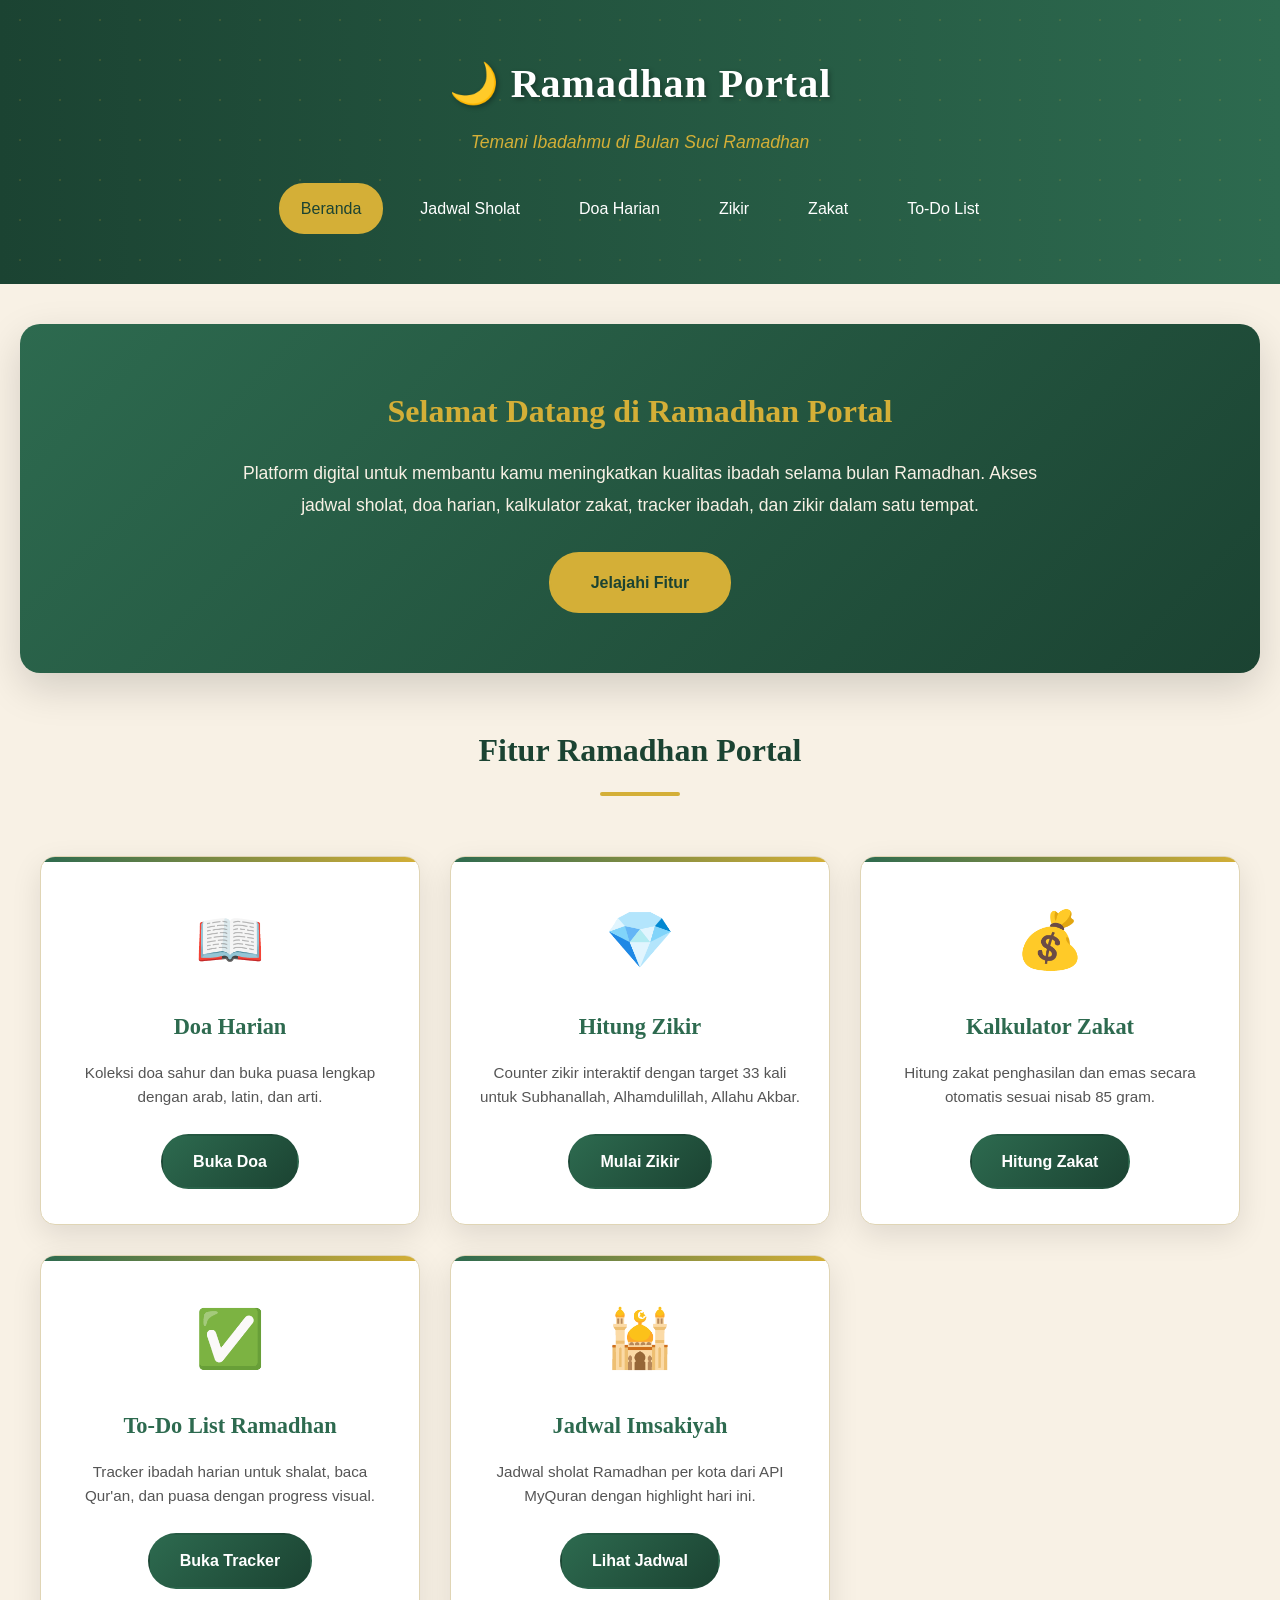
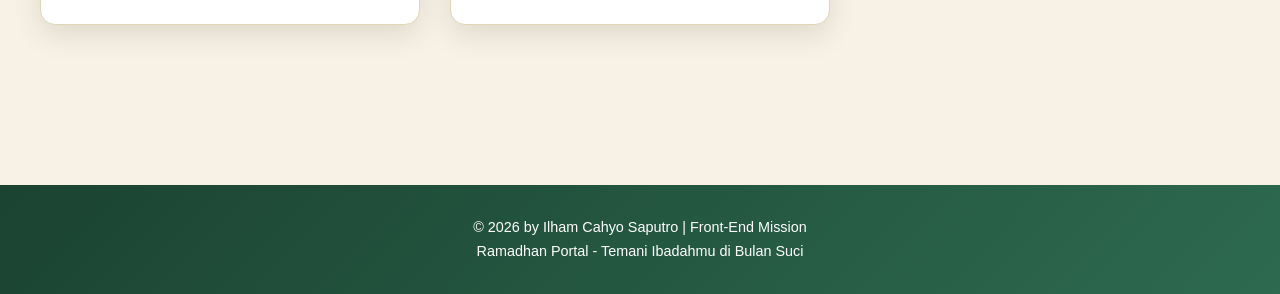
<file: index.html>
<!DOCTYPE html>
<html lang="id">
<head>
    <meta charset="UTF-8">
    <meta name="viewport" content="width=device-width, initial-scale=1.0">
    <title>Ramadhan Portal - Ilham Cahyo Saputro</title>
    <link rel="stylesheet" href="style.css">
</head>
<body>
    <!-- HEADER & NAVIGATION -->
    <header>
        <h1>🌙 Ramadhan Portal</h1>
        <p class="tagline">Temani Ibadahmu di Bulan Suci Ramadhan</p>
        <nav class="nav">
            <a href="index.html" class="active">Beranda</a>
            <a href="Misi Kelima.html">Jadwal Sholat</a>
            <a href="Misi Pertama.html">Doa Harian</a>
            <a href="Misi Kedua.html">Zikir</a>
            <a href="Misi Ketiga.html">Zakat</a>
            <a href="Misi Keempat.html">To-Do List</a>
        </nav>
    </header>

    <!-- MAIN CONTENT -->
    <main>
        <!-- HERO SECTION -->
        <section class="hero">
            <h2>Selamat Datang di Ramadhan Portal</h2>
            <p>
                Platform digital untuk membantu kamu meningkatkan kualitas ibadah selama bulan Ramadhan. 
                Akses jadwal sholat, doa harian, kalkulator zakat, tracker ibadah, dan zikir dalam satu tempat.
            </p>
            <a href="#fitur" class="btn-utama">Jelajahi Fitur</a>
        </section>

        <!-- FITUR SECTION -->
        <section id="fitur" class="fitur-section">
            <h2>Fitur Ramadhan Portal</h2>
            <div class="card-container">
                
                <!-- Card 1: Doa Harian -->
                <div class="card">
                    <div class="card-icon">📖</div>
                    <h3>Doa Harian</h3>
                    <p>Koleksi doa sahur dan buka puasa lengkap dengan arab, latin, dan arti.</p>
                    <a href="Misi Pertama.html" class="btn-card">Buka Doa</a>
                </div>

                <!-- Card 2: Zikir -->
                <div class="card">
                    <div class="card-icon">💎</div>
                    <h3>Hitung Zikir</h3>
                    <p>Counter zikir interaktif dengan target 33 kali untuk Subhanallah, Alhamdulillah, Allahu Akbar.</p>
                    <a href="Misi Kedua.html" class="btn-card">Mulai Zikir</a>
                </div>

                <!-- Card 3: Zakat -->
                <div class="card">
                    <div class="card-icon">💰</div>
                    <h3>Kalkulator Zakat</h3>
                    <p>Hitung zakat penghasilan dan emas secara otomatis sesuai nisab 85 gram.</p>
                    <a href="Misi Ketiga.html" class="btn-card">Hitung Zakat</a>
                </div>

                <!-- Card 4: To-Do List -->
                <div class="card">
                    <div class="card-icon">✅</div>
                    <h3>To-Do List Ramadhan</h3>
                    <p>Tracker ibadah harian untuk shalat, baca Qur'an, dan puasa dengan progress visual.</p>
                    <a href="Misi Keempat.html" class="btn-card">Buka Tracker</a>
                </div>

                <!-- Card 5: Jadwal Sholat -->
                <div class="card">
                    <div class="card-icon">🕌</div>
                    <h3>Jadwal Imsakiyah</h3>
                    <p>Jadwal sholat Ramadhan per kota dari API MyQuran dengan highlight hari ini.</p>
                    <a href="Misi Kelima.html" class="btn-card">Lihat Jadwal</a>
                </div>

            </div>
        </section>
    </main>

    <!-- FOOTER -->
    <footer>
        <p>&copy; 2026 by Ilham Cahyo Saputro | Front-End Mission</p>
        <p>Ramadhan Portal - Temani Ibadahmu di Bulan Suci</p>
    </footer>
</body>
</html>
</file>
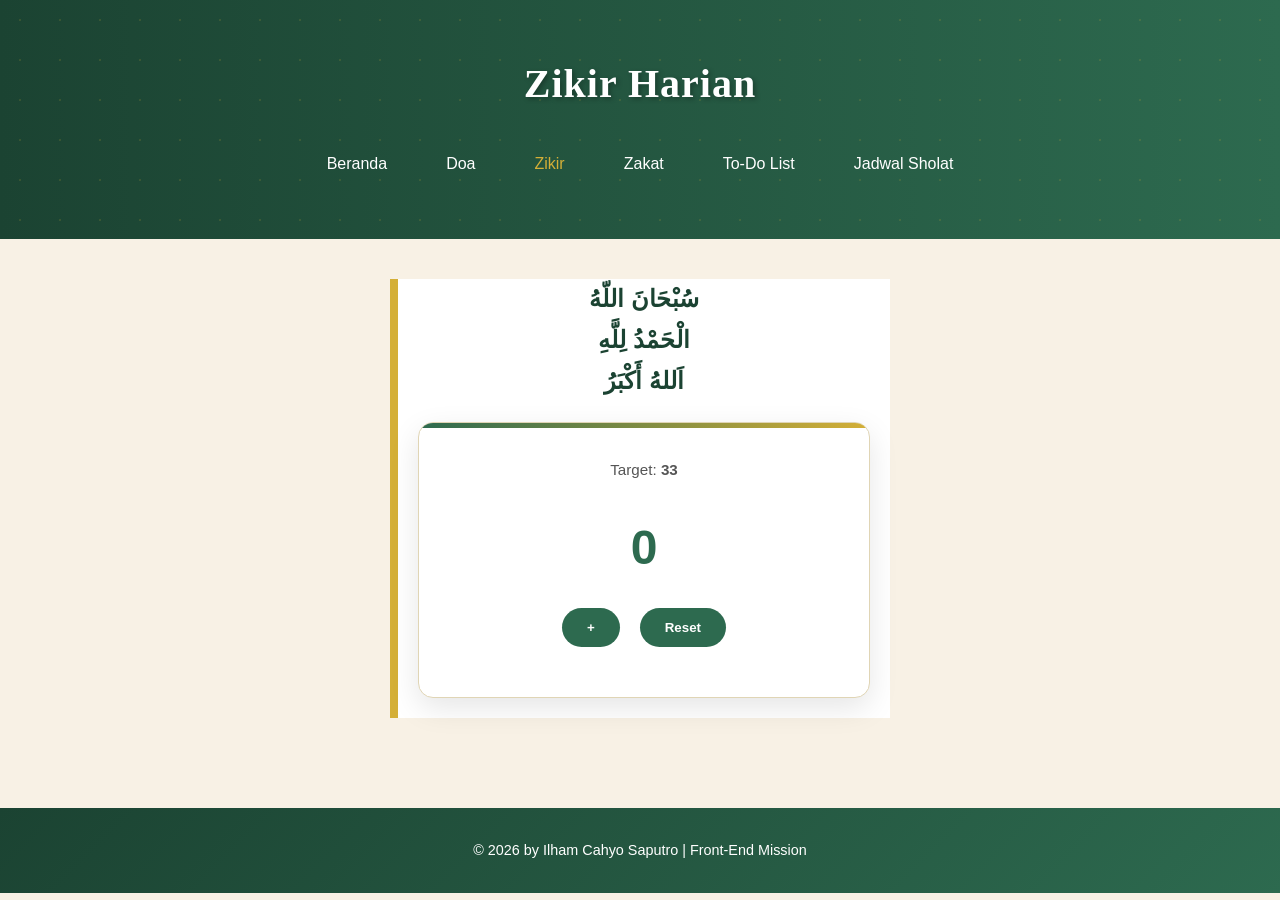
<file: Misi Kedua.html>
<!doctype html>
<html lang="en">
  <head>
    <meta charset="UTF-8" />
    <meta name="viewport" content="width=device-width, initial-scale=1.0" />
    <title>Hitung Zikir - Ramadhan</title>
    <link rel="stylesheet" href="style.css" />
    <link rel="icon" href="logo masjid.png" type="x-icon" />
  </head>
  <body>
    <header>
      <h1>Zikir Harian</h1>
      <nav class="nav">
        <a href="index.html">Beranda</a>
        <a href="Misi Pertama.html">Doa</a>
        <a href="Misi Kedua.html" style="color: #d4af37">Zikir</a>
        <a href="Misi Ketiga.html">Zakat</a>
        <a href="Misi Keempat.html">To-Do List</a>
        <a href="Misi Kelima.html">Jadwal Sholat</a>
      </nav>
    </header>

    <main class="zikir-page">
      <section class="zikir">
        <h2 class="zikirr">
          سُبْحَانَ اللّهُ
          <br />
          الْحَمْدُ لِلَّهِ
          <br />
          اَللهُ أَكْبَرُ
        </h2>

        <div class="card-container">
          <article class="card">
            <div class="zikir-box">
              <p class="target">Target: <strong>33</strong></p>

              <div id="counter" class="counter">0</div>

              <div class="buttons">
                <button id="tambah">+</button>
                <button id="reset">Reset</button>
              </div>

              <div id="notifikasi" class="notifikasi"></div>
            </div>
          </article>
        </div>
      </section>
    </main>

    <footer>
      <p>&copy; 2026 by Ilham Cahyo Saputro | Front-End Mission</p>
    </footer>

    <script src="Misi Kedua.js"></script>
  </body>
</html>
</file>
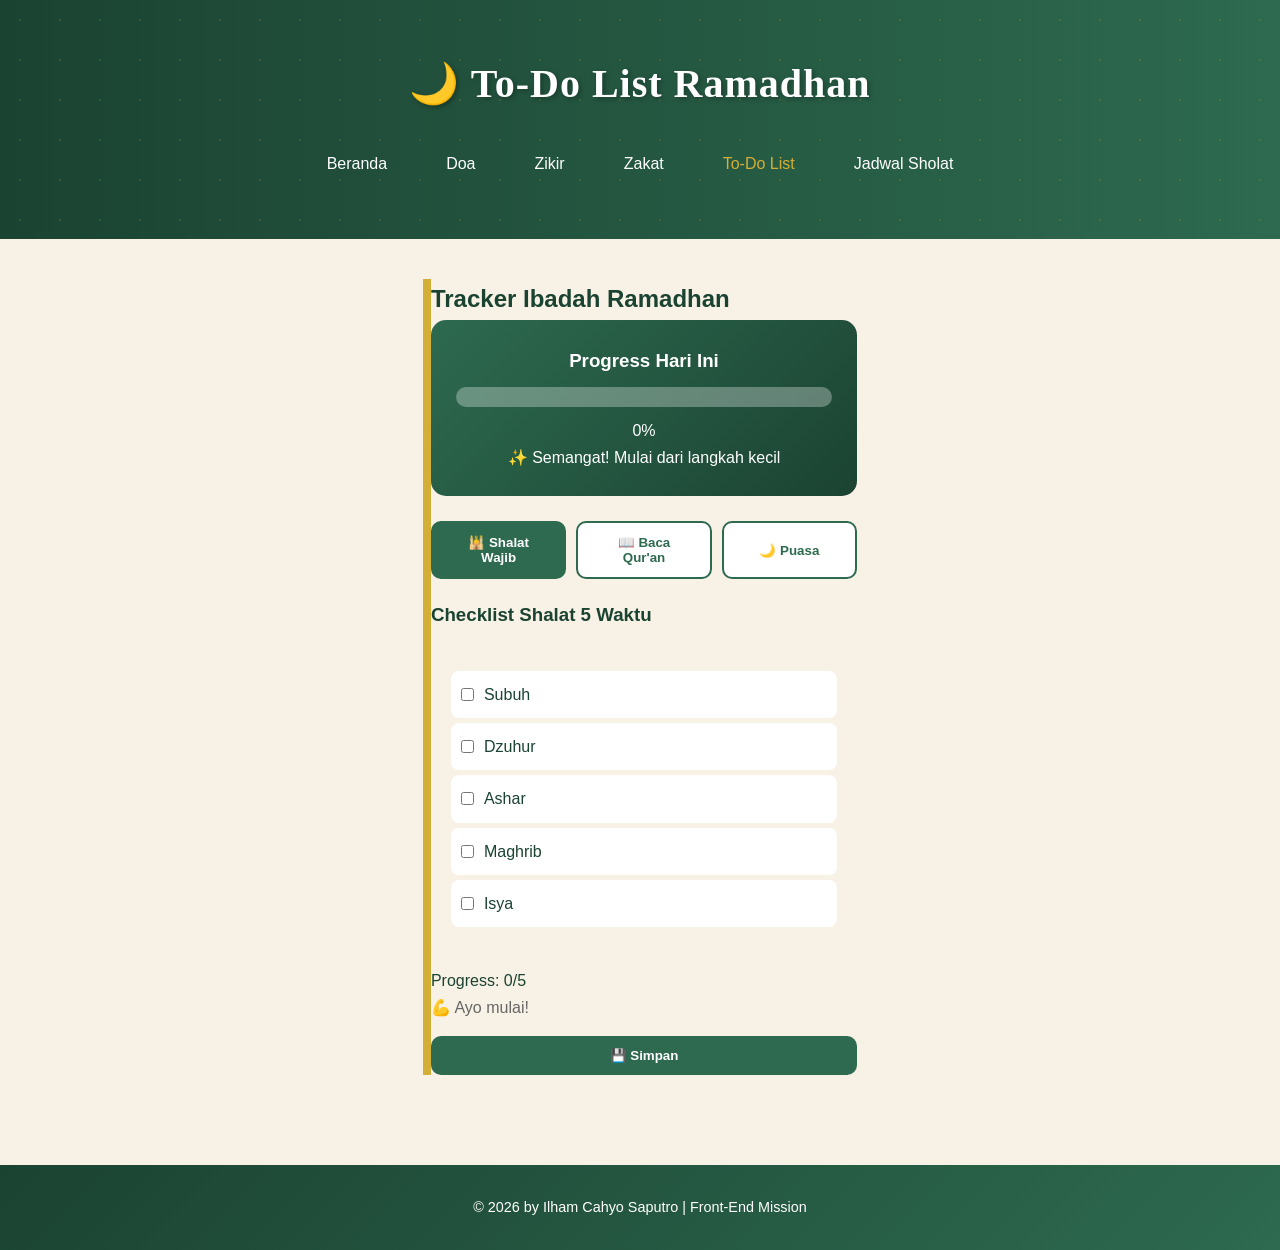
<file: Misi Keempat.html>
<!doctype html>
<html lang="id">
  <head>
    <meta charset="UTF-8" />
    <meta name="viewport" content="width=device-width, initial-scale=1.0" />
    <title>To-Do List Ramadhan</title>
    <link rel="stylesheet" href="style.css" />
    <link rel="icon" href="logo masjid.png" type="x-icon" />
  </head>
  <body>
    <header>
      <h1>🌙 To-Do List Ramadhan</h1>
      <nav class="nav">
        <a href="index.html">Beranda</a>
        <a href="Misi Pertama.html">Doa</a>
        <a href="Misi Kedua.html">Zikir</a>
        <a href="Misi Ketiga.html">Zakat</a>
        <a href="Misi Keempat.html" style="color: #d4af37">To-Do List</a>
        <a href="Misi Kelima.html">Jadwal Sholat</a>
      </nav>
    </header>

    <main class="halaman-utama">
      <section class="utama todo-section">
        <h2>Tracker Ibadah Ramadhan</h2>

        <!-- Progress Harian -->
        <div class="progress-summary">
          <h3>Progress Hari Ini</h3>
          <div class="progress-bar-container">
            <div
              class="progress-bar"
              id="total-progress-bar"
              style="width: 0%"
            ></div>
          </div>
          <p id="total-progress-text">0%</p>
          <p id="motivasi-status" class="motivasi">
            Semangat! Mulai dari langkah kecil ✨
          </p>
        </div>

        <!-- Navigasi -->
        <div class="tab-nav">
          <button class="tab-btn active" data-tab="shalat">
            🕌 Shalat Wajib
          </button>
          <button class="tab-btn" data-tab="quran">📖 Baca Qur'an</button>
          <button class="tab-btn" data-tab="puasa">🌙 Puasa</button>
        </div>

        <!-- Bagian Shalat -->
        <div id="shalat" class="tab-content active">
          <h3>Checklist Shalat 5 Waktu</h3>
          <div class="checklist-container">
            <label class="check-item">
              <input type="checkbox" id="shubuh" class="shalat-check" />
              <span>Subuh</span>
            </label>
            <label class="check-item">
              <input type="checkbox" id="dzuhur" class="shalat-check" />
              <span>Dzuhur</span>
            </label>
            <label class="check-item">
              <input type="checkbox" id="ashar" class="shalat-check" />
              <span>Ashar</span>
            </label>
            <label class="check-item">
              <input type="checkbox" id="maghrib" class="shalat-check" />
              <span>Maghrib</span>
            </label>
            <label class="check-item">
              <input type="checkbox" id="isya" class="shalat-check" />
              <span>Isya</span>
            </label>
          </div>
          <div class="shalat-progress">
            <p>Progress: <span id="shalat-progress-text">0/5</span></p>
            <p id="shalat-status" class="status-text">-</p>
          </div>
          <button id="save-shalat" class="btn-simpan">💾 Simpan</button>
        </div>

        <!-- Bagian Al-Quran -->
        <div id="quran" class="tab-content">
          <h3>Target Baca Qur'an</h3>
          <div class="form-group">
            <label for="quran-target">Target Halaman (per hari)</label>
            <input
              type="number"
              id="quran-target"
              placeholder="Contoh: 10"
              min="1"
            />
          </div>
          <div class="form-group">
            <label for="quran-read">Halaman Sudah Dibaca</label>
            <input
              type="number"
              id="quran-read"
              placeholder="Contoh: 5"
              min="0"
            />
          </div>
          <div class="quran-progress">
            <div class="progress-bar-container">
              <div
                class="progress-bar"
                id="quran-progress-bar"
                style="width: 0%"
              ></div>
            </div>
            <p id="quran-progress-text">0%</p>
            <p id="quran-status" class="status-text">-</p>
          </div>
          <button id="save-quran" class="btn-simpan">💾 Simpan</button>
          <button id="reset-quran" class="btn-reset">🔄 Reset</button>
        </div>

        <!-- BagianPuasa -->
        <div id="puasa" class="tab-content">
          <h3>Kalender Puasa Ramadhan</h3>

          <!-- Info Hari Ini -->
          <div class="hari-ini-box">
            <p>Hari Ini: <span id="nama-hari">-</span></p>
            <p class="hari-ke">
              Hari ke-<span id="hari-ramadhan">1</span> Ramadhan
            </p>
          </div>

          <!-- Kalender Grid (Bisa diklik langsung) -->
          <div class="kalender-container">
            <div id="kalender-grid" class="kalender-grid"></div>
          </div>
          <p
            style="
              text-align: center;
              font-size: 0.8rem;
              color: #666;
              margin-top: 10px;
            "
          >
            💡 Klik pada kotak tanggal untuk menandai sudah puasa
          </p>

          <!-- Progress Puasa -->
          <div class="puasa-progress">
            <p>Total Puasa: <span id="puasa-count">0</span>/30 hari</p>
            <div class="progress-bar-container">
              <div
                class="progress-bar"
                id="puasa-progress-bar"
                style="width: 0%"
              ></div>
            </div>
            <p id="puasa-status" class="status-text">-</p>
          </div>
          <button id="save-puasa" class="btn-simpan">💾 Simpan Progress</button>
        </div>
      </section>
    </main>

    <footer>
      <p>&copy; 2026 by Ilham Cahyo Saputro | Front-End Mission</p>
    </footer>

    <script src="Misi Keempat.js"></script>
  </body>
</html>
</file>
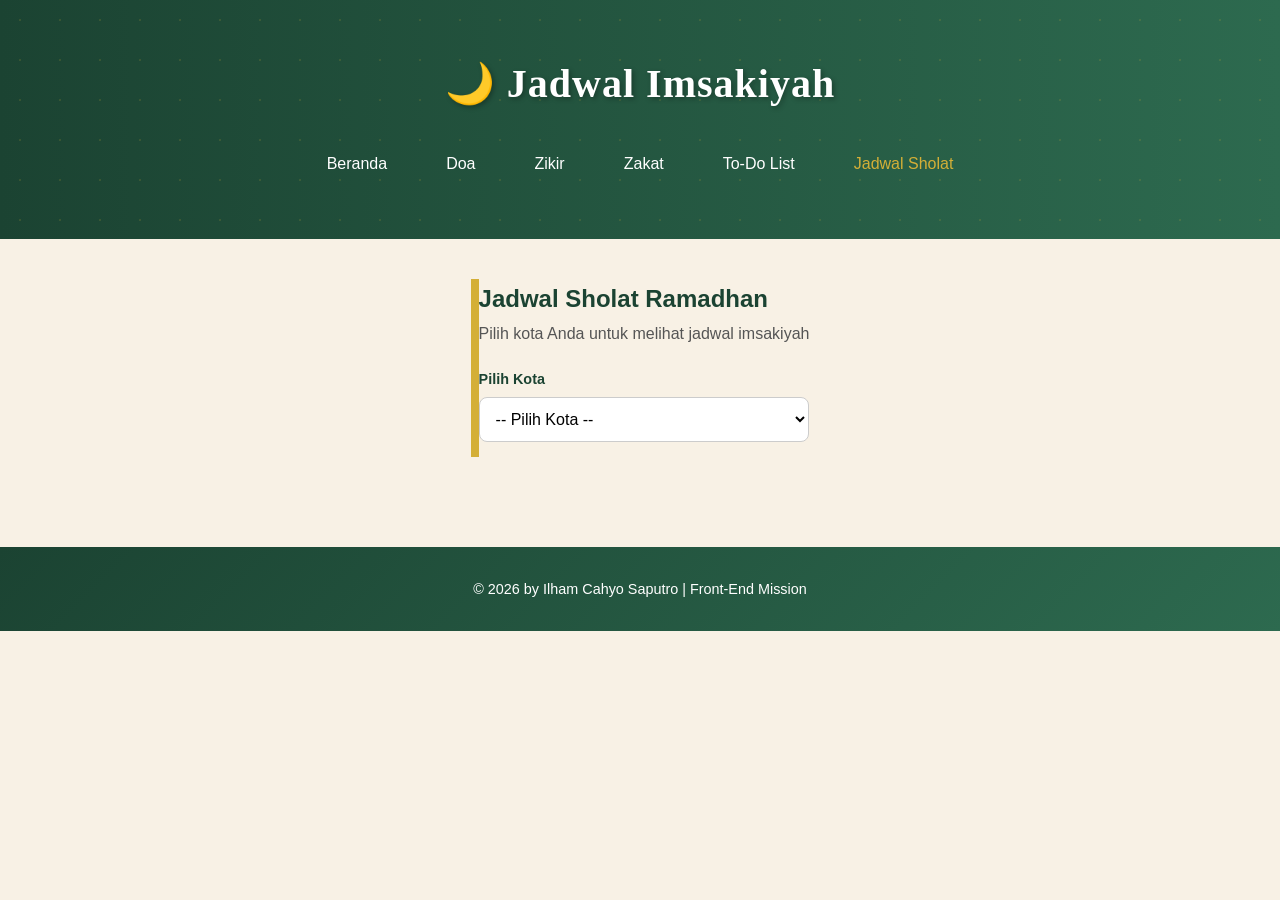
<file: Misi Kelima.html>
<!DOCTYPE html>
<html lang="id">
<head>
    <meta charset="UTF-8">
    <meta name="viewport" content="width=device-width, initial-scale=1.0">
    <title>Jadwal Imsakiyah - Ramadhan Web</title>
    <link rel="stylesheet" href="style.css">
    <link rel="icon" href="logo masjid.png" type="x-icon" />
</head>
<body>
    <header>
        <h1>🌙 Jadwal Imsakiyah</h1>
        <nav class="nav">
            <a href="index.html">Beranda</a>
            <a href="Misi Pertama.html">Doa</a>
            <a href="Misi Kedua.html">Zikir</a>
            <a href="Misi Ketiga.html">Zakat</a>
            <a href="Misi Keempat.html">To-Do List</a>
            <a href="Misi Kelima.html" style="color: #D4AF37;">Jadwal Sholat</a>
        </nav>
    </header>

    <main class="halaman-utama">
        <section class="utama imsakiyah-section">
            <h2>Jadwal Sholat Ramadhan</h2>
            <p style="text-align: center; margin-bottom: 20px; color: #555;">
                Pilih kota Anda untuk melihat jadwal imsakiyah
            </p>
            
            <!-- Dropdown Kota -->
            <div class="form-group">
                <label for="pilih-kota">Pilih Kota</label>
                <select id="pilih-kota">
                    <option value="">-- Pilih Kota --</option>
                    <!-- Kota akan diisi oleh JavaScript -->
                </select>
            </div>

            <!-- Loading State -->
            <div id="loading" class="loading-state" style="display: none;">
                <div class="spinner"></div>
                <p>Memuat data jadwal...</p>
            </div>

            <!-- Error State -->
            <div id="error" class="error-state" style="display: none;">
                <p>⚠️ Gagal memuat data. Silakan coba lagi.</p>
                <button id="retry-btn" class="btn-utama">Coba Lagi</button>
            </div>

            <!-- Info Lokasi -->
            <div id="lokasi-info" class="lokasi-info" style="display: none;">
                <h3 id="nama-lokasi">-</h3>
                <p id="nama-daerah">-</p>
            </div>

            <!-- Tabel Jadwal -->
            <div id="tabel-container" class="tabel-container" style="display: none;">
                <table class="jadwal-table">
                    <thead>
                        <tr>
                            <th>Tanggal</th>
                            <th>Imsak</th>
                            <th>Subuh</th>
                            <th>Dzuhur</th>
                            <th>Ashar</th>
                            <th>Maghrib</th>
                            <th>Isya</th>
                        </tr>
                    </thead>
                    <tbody id="jadwal-body">
                        <!-- Data akan diisi oleh JavaScript -->
                    </tbody>
                </table>
            </div>
        </section>
    </main>

    <footer>
        <p>&copy; 2026 by Ilham Cahyo Saputro | Front-End Mission</p>
    </footer>

    <script src="Misi Kelima.js"></script>
</body>
</html>
</file>
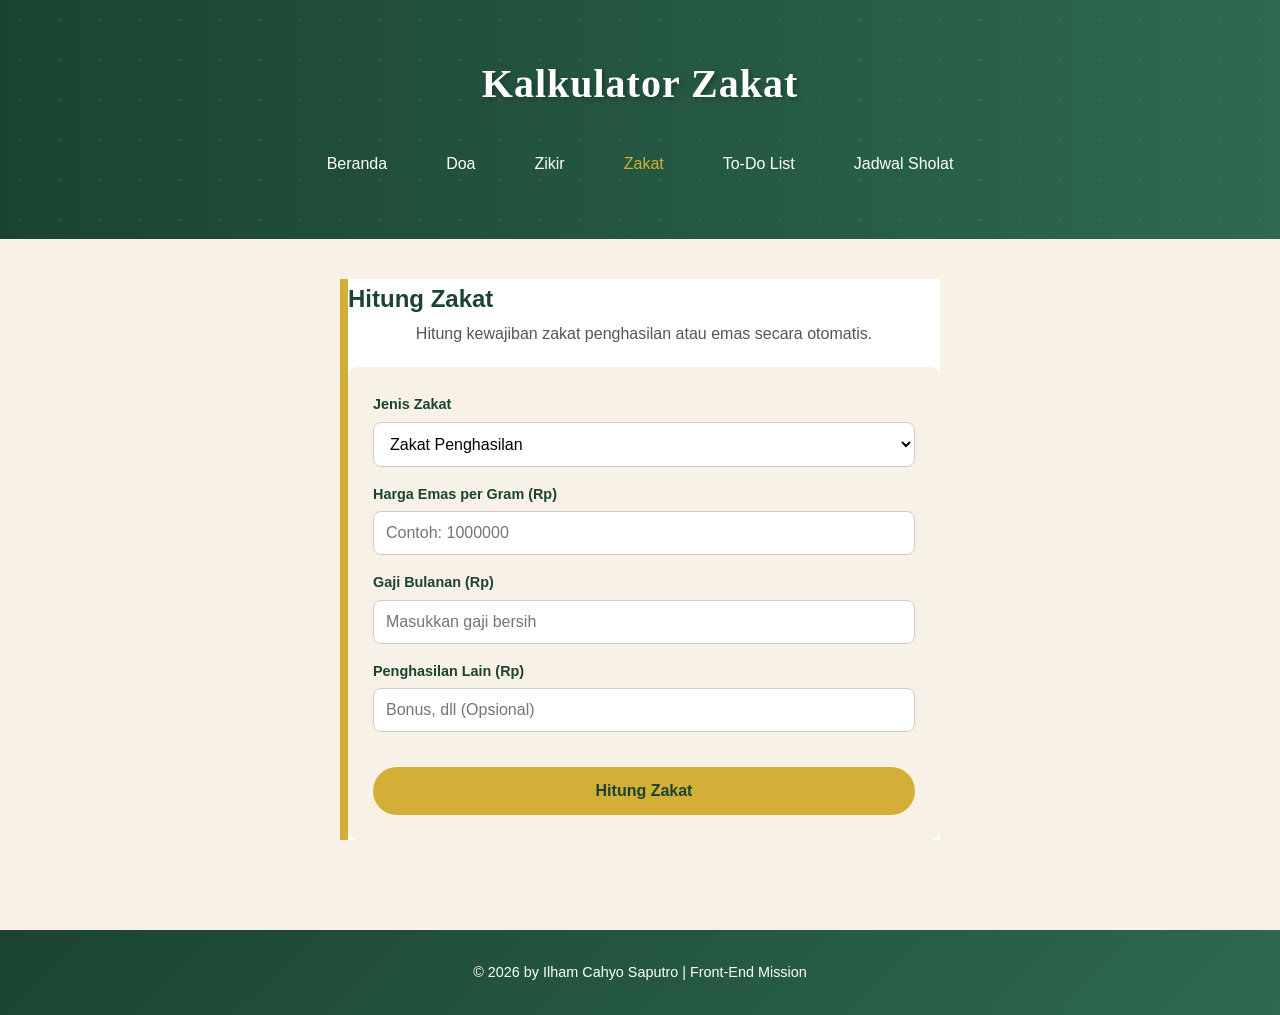
<file: Misi Ketiga.html>
<!DOCTYPE html>
<html lang="id">
<head>
    <meta charset="UTF-8">
    <meta name="viewport" content="width=device-width, initial-scale=1.0">
    <title>Kalkulator Zakat - Ramadhan Web</title>
    <link rel="stylesheet" href="style.css">
    <link rel="icon" href="logo masjid.png" type="x-icon" />
</head>
<body>
    <header>
        <h1>Kalkulator Zakat</h1>
        <nav class="nav">
            <a href="index.html">Beranda</a>
            <a href="Misi Pertama.html">Doa</a>
            <a href="Misi Kedua.html">Zikir</a>
            <a href="Misi Ketiga.html" style="color: #d4af37">Zakat</a>
            <a href="Misi Keempat.html">To-Do List</a>
            <a href="Misi Kelima.html">Jadwal Sholat</a>
        </nav>
    </header>

    <main class="halaman-utama">
        <section class="utama zakat-section">
            <h2>Hitung Zakat</h2>
            <p style="text-align: center; margin-bottom: 20px; color: #555;">Hitung kewajiban zakat penghasilan atau emas secara otomatis.</p>
            
            <div class="form-container">
                <div class="form-group">
                    <label for="jenis-zakat">Jenis Zakat</label>
                    <select id="jenis-zakat">
                        <option value="penghasilan">Zakat Penghasilan</option>
                        <option value="emas">Zakat Emas</option>
                    </select>
                </div>

                <div class="form-group">
                    <label for="harga-emas">Harga Emas per Gram (Rp)</label>
                    <input type="number" id="harga-emas" placeholder="Contoh: 1000000">
                </div>

                <div id="form-penghasilan">
                    <div class="form-group">
                        <label for="gaji">Gaji Bulanan (Rp)</label>
                        <input type="number" id="gaji" placeholder="Masukkan gaji bersih">
                    </div>
                    <div class="form-group">
                        <label for="penghasilan-lain">Penghasilan Lain (Rp)</label>
                        <input type="number" id="penghasilan-lain" placeholder="Bonus, dll (Opsional)">
                    </div>
                </div>

                <div id="form-emas" style="display: none;">
                    <div class="form-group">
                        <label for="gram-emas">Total Emas (Gram)</label>
                        <input type="number" id="gram-emas" placeholder="Masukkan jumlah gram">
                    </div>
                </div>

                <button id="hitung-btn" class="btn-utama" style="width: 100%; margin-top: 20px; border: none; cursor: pointer;">Hitung Zakat</button>
            </div>

            <div id="hasil-zakat" class="result-box" style="display: none;">
                <h3>Hasil Perhitungan</h3>
                <div class="result-item">
                    <span>Total Harta/Penghasilan:</span>
                    <strong id="res-total">Rp 0</strong>
                </div>
                <div class="result-item">
                    <span>Nisab (85gr Emas):</span>
                    <strong id="res-nisab">Rp 0</strong>
                </div>
                <div class="result-item">
                    <span>Status:</span>
                    <strong id="res-status" style="color: #1B4332;">-</strong>
                </div>
                <div class="result-item highlight">
                    <span>Zakat yang harus dibayar:</span>
                    <strong id="res-zakat">Rp 0</strong>
                </div>
            </div>
        </section>
    </main>

    <footer>
        <p>&copy; 2026 by Ilham Cahyo Saputro | Front-End Mission</p>
    </footer>

    <script src="Misi Ketiga.js"></script>
</body>
</html>
</file>
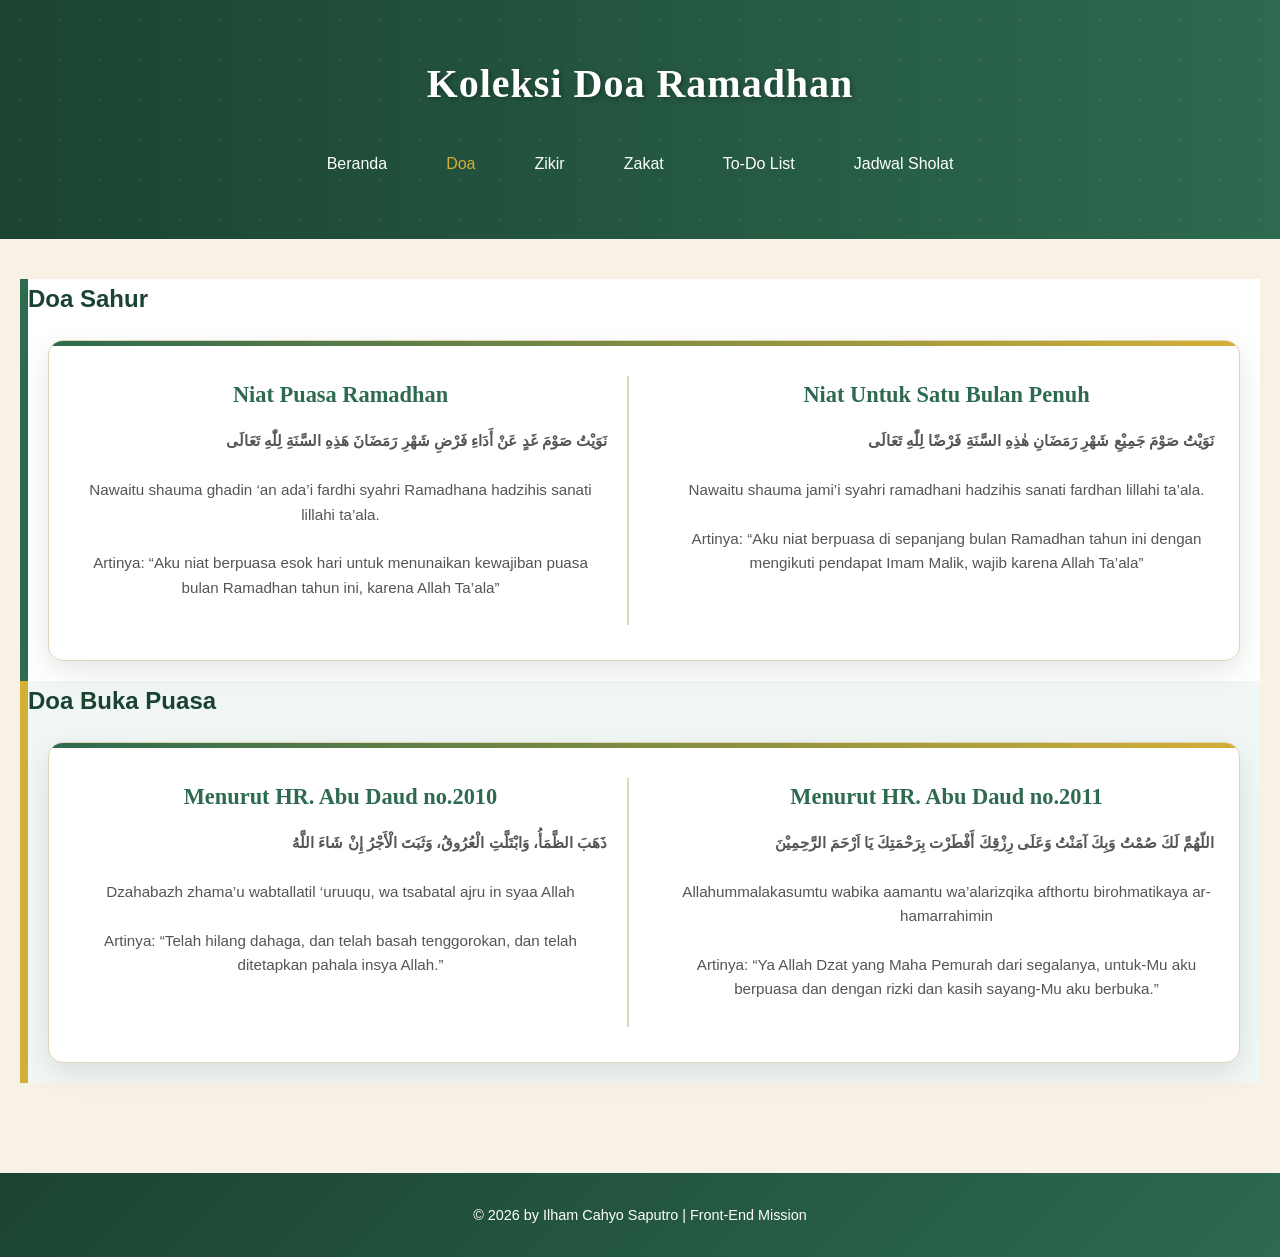
<file: Misi Pertama.html>
<!doctype html>
<html lang="en">
  <head>
    <meta charset="UTF-8" />
    <meta name="viewport" content="width=device-width, initial-scale=1.0" />
    <title>Doa-Doa Bulan Ramadhan</title>
    <link rel="stylesheet" href="style.css" />
    <link rel="icon" href="logo masjid.png" type="x-icon" />
  </head>
  <body>
    <header>
      <h1>Koleksi Doa Ramadhan</h1>
      <nav class="nav">
        <a href="index.html">Beranda</a>
        <a href="Misi Pertama.html" style="color: #d4af37">Doa</a>
        <a href="Misi Kedua.html">Zikir</a>
        <a href="Misi Ketiga.html">Zakat</a>
        <a href="Misi Keempat.html">To-Do List</a>
        <a href="Misi Kelima.html">Jadwal Sholat</a>
      </nav>
    </header>

    <main>
      <!-- PAGE SAHUR -->
      <section class="sahur">
        <h2 class="sahurr">Doa Sahur</h2>

        <div class="card-container">
          <article class="card">
            <div class="doa">
              <div class="bagian-doa">
                <h3>Niat Puasa Ramadhan</h3>
                <p class="arab">
                  نَوَيْتُ صَوْمَ غَدٍ عَنْ أَدَاءِ فَرْضِ شَهْرِ رَمَضَانَ
                  هَذِهِ السَّنَةِ لِلّٰهِ تَعَالَى
                </p>
                <p class="arti">
                  Nawaitu shauma ghadin ‘an ada’i fardhi syahri Ramadhana
                  hadzihis sanati lillahi ta’ala. <br /><br />
                  Artinya: “Aku niat berpuasa esok hari untuk menunaikan
                  kewajiban puasa bulan Ramadhan tahun ini, karena Allah Ta’ala”
                </p>
              </div>

              <div class="bagian-doa">
                <h3>Niat Untuk Satu Bulan Penuh</h3>
                <p class="arab">
                  نَوَيْتُ صَوْمَ جَمِيْعِ شَهْرِ رَمَضَانِ هٰذِهِ السَّنَةِ
                  فَرْضًا لِلّٰهِ تَعَالَى
                </p>
                <p class="arti">
                  Nawaitu shauma jami’i syahri ramadhani hadzihis sanati fardhan
                  lillahi ta’ala. <br /><br />
                  Artinya: “Aku niat berpuasa di sepanjang bulan Ramadhan tahun
                  ini dengan mengikuti pendapat Imam Malik, wajib karena Allah
                  Ta’ala”
                </p>
              </div>
            </div>
          </article>
        </div>
      </section>

      <!-- PAGE BUKA -->
      <section class="buka">
        <h2 class="bukaa">Doa Buka Puasa</h2>

        <div class="card-container">
          <article class="card">
            <div class="doa">
              <div class="bagian-doa">
                <h3>Menurut HR. Abu Daud no.2010</h3>
                <p class="arab">
                  ذَهَبَ الظَّمَأُ، وَابْتَلَّتِ الْعُرُوقُ، وَثَبَتَ الْأَجْرُ
                  إِنْ شَاءَ اللَّهُ
                </p>
                <p class="arti">
                  Dzahabazh zhama’u wabtallatil ‘uruuqu, wa tsabatal ajru in
                  syaa Allah <br /><br />
                  Artinya: “Telah hilang dahaga, dan telah basah tenggorokan,
                  dan telah ditetapkan pahala insya Allah.”
                </p>
              </div>

              <div class="bagian-doa">
                <h3>Menurut HR. Abu Daud no.2011</h3>
                <p class="arab">
                  اللّهُمَّ لَكَ صُمْتُ وَبِكَ آمَنْتُ وَعَلَى رِزْقِكَ
                  أَفْطَرْت بِرَحْمَتِكَ يَا اَرْحَمَ الرَّحِمِيْنَ
                </p>
                <p class="arti">
                  Allahummalakasumtu wabika aamantu wa’alarizqika afthortu
                  birohmatikaya ar-hamarrahimin <br /><br />
                  Artinya: “Ya Allah Dzat yang Maha Pemurah dari segalanya,
                  untuk-Mu aku berpuasa dan dengan rizki dan kasih sayang-Mu aku
                  berbuka.”
                </p>
              </div>
            </div>
          </article>
        </div>
      </section>
    </main>

    <footer>
      <p>&copy; 2026 by Ilham Cahyo Saputro | Front-End Mission</p>
    </footer>
  </body>
</html>
</file>
<file: style.css>
/* ============================================
   RESET & GLOBAL STYLES (FIXED)
   ============================================ */
* {
    margin: 0;
    padding: 0;
    box-sizing: border-box;
    font-family: 'Segoe UI', Tahoma, Geneva, Verdana, sans-serif;
}

body {
    background-color: #F8F1E5;
    color: #1B4332;
    line-height: 1.7;
}

/* ============================================
   HEADER & NAVIGATION (Misi 6)
   ============================================ */
header {
    text-align: center;
    background: linear-gradient(to right, #1B4332, #2D6A4F);
    color: white;
    padding: 50px 20px;
    background-image: 
        radial-gradient(rgba(212,175,55,0.15) 1px, transparent 1px),
        linear-gradient(to right, #1B4332, #2D6A4F);
    background-size: 40px 40px, 100% 100%;
    background-repeat: repeat, no-repeat;
}

header h1 {
    font-family: Georgia, 'Times New Roman', serif;
    font-size: 2.5rem;
    letter-spacing: 1px;
    text-shadow: 2px 2px 5px rgba(0,0,0,0.3);
    margin-bottom: 10px;
}

.tagline {
    font-size: 1.1rem;
    color: #D4AF37;
    margin-bottom: 25px;
    font-style: italic;
}

.nav {
    margin-top: 20px;
    display: flex;
    justify-content: center;
    flex-wrap: wrap;
    gap: 15px;
}

.nav a {
    color: white;
    text-decoration: none;
    padding: 10px 20px;
    border-radius: 25px;
    font-weight: 500;
    transition: all 0.3s ease;
    border: 2px solid transparent;
}

.nav a:hover,
.nav a.active {
    color: #1B4332;
    background-color: #D4AF37;
    border-color: #D4AF37;
}

/* ============================================
   MAIN LAYOUT
   ============================================ */
main {
    padding: 40px 20px;
    max-width: 1400px;
    margin: auto;
}

.halaman-utama {
    display: flex;
    justify-content: center;
}

/* ============================================
   HERO SECTION (Misi 6)
   ============================================ */
.hero {
    background: linear-gradient(135deg, #2D6A4F, #1B4332);
    color: white;
    padding: 60px 40px;
    border-radius: 20px;
    text-align: center;
    margin-bottom: 50px;
    box-shadow: 0 15px 40px rgba(0,0,0,0.15);
}

.hero h2 {
    font-family: Georgia, 'Times New Roman', serif;
    font-size: 2rem;
    margin-bottom: 20px;
    color: #D4AF37;
}

.hero p {
    font-size: 1.1rem;
    max-width: 800px;
    margin: 0 auto 30px;
    color: #F8F1E5;
    line-height: 1.8;
}

/* ============================================
   FITUR SECTION & CARDS (Misi 6)
   ============================================ */
.fitur-section {
    margin-bottom: 50px;
}

.fitur-section h2 {
    text-align: center;
    font-size: 2rem;
    font-family: Georgia, 'Times New Roman', serif;
    color: #1B4332;
    margin-bottom: 40px;
    position: relative;
}

.fitur-section h2::after {
    content: '';
    display: block;
    width: 80px;
    height: 4px;
    background-color: #D4AF37;
    margin: 15px auto 0;
    border-radius: 2px;
}

.card-container {
    display: grid;
    grid-template-columns: repeat(auto-fit, minmax(280px, 1fr));
    gap: 30px;
    padding: 20px;
}

.card {
    background-color: white;
    padding: 35px 25px;
    border-radius: 15px;
    border: 1px solid #E0D5B5;
    box-shadow: 0 10px 30px rgba(0, 0, 0, 0.1);
    transition: all 0.3s ease;
    text-align: center;
    position: relative;
    overflow: hidden;
}

.card::before {
    content: '';
    position: absolute;
    top: 0;
    left: 0;
    width: 100%;
    height: 5px;
    background: linear-gradient(90deg, #2D6A4F, #D4AF37);
}

.card:hover {
    box-shadow: 0 20px 50px rgba(0,0,0,0.18);
    transform: translateY(-10px);
}

.card-icon {
    font-size: 3.5rem;
    margin-bottom: 20px;
    display: block;
}

.card h3 {
    font-size: 1.4rem;
    font-weight: 600;
    color: #2D6A4F;
    margin-bottom: 15px;
    font-family: Georgia, 'Times New Roman', serif;
}

.card p {
    color: #555;
    font-size: 0.95rem;
    line-height: 1.6;
    margin-bottom: 25px;
}

.btn-card {
    display: inline-block;
    padding: 12px 30px;
    background: linear-gradient(135deg, #2D6A4F, #1B4332);
    color: white;
    text-decoration: none;
    border-radius: 30px;
    font-weight: 600;
    transition: all 0.3s ease;
    border: 2px solid transparent;
}

.btn-card:hover {
    background: transparent;
    color: #2D6A4F;
    border-color: #2D6A4F;
    transform: translateY(-3px);
}

.btn-utama {
    display: inline-block;
    padding: 15px 40px;
    background-color: #D4AF37;
    color: #1B4332;
    text-decoration: none;
    border-radius: 30px;
    transition: all 0.3s ease;
    font-weight: 700;
    font-size: 1rem;
    border: 2px solid #D4AF37;
}

.btn-utama:hover {
    background-color: transparent;
    color: #D4AF37;
    transform: translateY(-3px);
}

/* ============================================
   MISI 1: DOA (Existing)
   ============================================ */
.doa {
    display: grid;
    grid-template-columns: 1fr 1fr;
    gap: 30px;
}

.bagian-doa:first-child {
    border-right: 2px solid #e0d5b5;
    padding-right: 20px;
}

.bagian-doa:last-child {
    padding-left: 20px;
}

.sahur {
    border-left: 8px solid #2D6A4F;
    background-color: #ffffff;
}

.buka {
    border-left: 8px solid #D4AF37;
    background-color: #F0F7F4;
}

.arab {
    font-size: 1.3rem;
    font-weight: bold;
    text-align: right;
    color: #2D6A4F;
    margin-bottom: 15px;
    line-height: 2.2;
    direction: rtl;
}

.arti {
    font-size: 1rem;
    color: #555;
}

/* ============================================
   MISI 2: ZIKIR (Existing)
   ============================================ */
.zikir-page {
    display: flex;
    justify-content: center;
}

.zikir {
    border-left: 8px solid #D4AF37;
    background-color: #ffffff;
    max-width: 500px;
    width: 100%;
   text-align: center;
}


.counter {
    font-size: 3rem;
    font-weight: bold;
    text-align: center;
    color: #2D6A4F;
    margin: 20px 0;
}

.buttons {
    display: flex;
    justify-content: center;
    gap: 20px;
    margin-top: 15px;
}

.buttons button {
    padding: 12px 25px;
    border: none;
    border-radius: 30px;
    background-color: #2D6A4F;
    color: white;
    font-weight: bold;
    cursor: pointer;
    transition: 0.2s ease;
}

.buttons button:hover {
    background-color: #1B4332;
}

.notifikasi {
    margin-top: 15px;
    text-align: center;
    font-weight: bold;
    color: #D4AF37;
    font-size: 1.1rem;
}

/* ============================================
   MISI 3: ZAKAT (New)
   ============================================ */
.zakat-section {
    border-left: 8px solid #D4AF37;
    background-color: #ffffff;
    max-width: 600px;
    width: 100%;
}

.form-container {
    background-color: #F8F1E5;
    padding: 25px;
    border-radius: 10px;
    margin-top: 20px;
}

.form-group {
    margin-bottom: 15px;
}

.form-group label {
    display: block;
    margin-bottom: 5px;
    font-weight: 600;
    color: #1B4332;
    font-size: 0.9rem;
}

.form-group input, 
.form-group select {
    width: 100%;
    padding: 12px;
    border: 1px solid #ccc;
    border-radius: 8px;
    font-size: 1rem;
    font-family: inherit;
    background-color: white;
}

.form-group small {
    display: block;
    margin-top: 5px;
    color: #666;
    font-size: 0.8rem;
}

.result-box {
    background-color: #F0F7F4;
    border: 2px solid #2D6A4F;
    border-radius: 10px;
    padding: 20px;
    margin-top: 25px;
    animation: fadeIn 0.5s ease;
}

.result-item {
    display: flex;
    justify-content: space-between;
    margin-bottom: 10px;
    padding-bottom: 10px;
    border-bottom: 1px dashed #ccc;
}

.result-item.highlight {
    background-color: #D4AF37;
    color: white;
    padding: 10px;
    border-radius: 5px;
    margin-top: 10px;
}

/* ============================================
   MISI 4: TO-DO LIST (New)
   ============================================ */
.todo-section {
    border-left: 8px solid #D4AF37;
    max-width: 800px;
}

.progress-summary {
    background: linear-gradient(135deg, #2D6A4F, #1B4332);
    color: white;
    padding: 25px;
    border-radius: 15px;
    margin-bottom: 25px;
    text-align: center;
}

.progress-bar-container {
    background-color: rgba(255,255,255,0.3);
    border-radius: 20px;
    height: 20px;
    margin: 10px 0;
    overflow: hidden;
}

.progress-bar {
    background: linear-gradient(90deg, #D4AF37, #F4D03F);
    height: 100%;
    border-radius: 20px;
    transition: width 0.5s ease;
}

.tab-nav {
    display: flex;
    gap: 10px;
    margin-bottom: 20px;
    flex-wrap: wrap;
}

.tab-btn {
    flex: 1;
    min-width: 120px;
    padding: 12px 20px;
    border: 2px solid #2D6A4F;
    background-color: white;
    color: #2D6A4F;
    border-radius: 10px;
    cursor: pointer;
    font-weight: 600;
}

.tab-btn.active {
    background-color: #2D6A4F;
    color: white;
}

.tab-content {
    display: none;
    animation: fadeIn 0.3s ease;
}

.tab-content.active {
    display: block;
}

.checklist-container {
    background-color: #F8F1E5;
    padding: 20px;
    border-radius: 10px;
    margin: 15px 0;
}

.check-item {
    display: flex;
    align-items: center;
    gap: 10px;
    padding: 10px;
    margin: 5px 0;
    background-color: white;
    border-radius: 8px;
    cursor: pointer;
}

.kalender-grid {
    display: grid;
    grid-template-columns: repeat(6, 1fr);
    gap: 10px;
    margin: 20px 0;
}

.kalender-day {
    aspect-ratio: 1;
    display: flex;
    align-items: center;
    justify-content: center;
    background-color: #F8F1E5;
    border-radius: 10px;
    font-weight: 600;
    color: #2D6A4F;
    border: 2px solid #E0D5B5;
    cursor: pointer;
}

.kalender-day.completed {
    background-color: #2D6A4F;
    color: white;
}

.kalender-day.current-day {
    border: 3px solid #D4AF37;
    transform: scale(1.1);
}

.btn-simpan {
    width: 100%;
    padding: 12px;
    margin-top: 15px;
    background-color: #2D6A4F;
    color: white;
    border: none;
    border-radius: 10px;
    font-weight: 600;
    cursor: pointer;
}

/* ============================================
   MISI 5: JADWAL SHOLAT (New)
   ============================================ */
.imsakiyah-section {
    border-left: 8px solid #D4AF37;
    max-width: 1000px;
}

.loading-state, .error-state {
    text-align: center;
    padding: 40px;
    background-color: #F8F1E5;
    border-radius: 10px;
    margin: 20px 0;
}

.spinner {
    width: 50px;
    height: 50px;
    border: 5px solid #E0D5B5;
    border-top: 5px solid #2D6A4F;
    border-radius: 50%;
    animation: spin 1s linear infinite;
    margin: 0 auto 15px;
}

@keyframes spin {
    0% { transform: rotate(0deg); }
    100% { transform: rotate(360deg); }
}

.tabel-container {
    overflow-x: auto;
    margin: 20px 0;
    border-radius: 10px;
    box-shadow: 0 5px 20px rgba(0,0,0,0.1);
}

.jadwal-table {
    width: 100%;
    border-collapse: collapse;
    background-color: white;
    min-width: 600px;
}

.jadwal-table thead {
    background: linear-gradient(135deg, #2D6A4F, #1B4332);
    color: white;
}

.jadwal-table th,
.jadwal-table td {
    padding: 15px 10px;
    text-align: center;
    border-bottom: 1px solid #E0D5B5;
}

.jadwal-table tbody tr.hari-ini {
    background: linear-gradient(90deg, #D4AF37, #F4D03F);
    color: white;
    font-weight: bold;
}

/* ============================================
   FOOTER (Global)
   ============================================ */
footer {
    background: linear-gradient(135deg, #1B4332, #2D6A4F);
    padding: 30px;
    color: white;
    text-align: center;
    font-size: 0.9rem;
    margin-top: 50px;
}

/* ============================================
   RESPONSIVE (Global)
   ============================================ */
@media (max-width: 768px) {
    header h1 { font-size: 1.8rem; }
    .nav { flex-direction: column; align-items: center; }
    .nav a { width: 100%; max-width: 250px; text-align: center; }
    .hero { padding: 40px 20px; }
    .card-container { grid-template-columns: 1fr; }
    .doa { grid-template-columns: 1fr; }
    .bagian-doa:first-child { border-right: none; border-bottom: 2px solid #e0d5b5; }
    .kalender-grid { grid-template-columns: repeat(5, 1fr); }
    .jadwal-table th, .jadwal-table td { padding: 10px 5px; font-size: 0.85rem; }
}





/*
* {
    margin: 0;
    padding: 0;
    box-sizing: border-box;
    font-family: 'Segoe UI', Tahoma, Geneva, Verdana, sans-serif;
}

body {
    background-color: #F8F1E5;
    color: #1B4332;
    line-height: 1.7;
}

header h1 {
    font-family: Georgia, 'Times New Roman', serif;
    font-size: 2rem;
    letter-spacing: 1px;
    text-shadow: 1px 1px 5px rgba(0,0,0,0.2);
}

header {
    text-align: center;
    background: linear-gradient(to right, #1B4332, #2D6A4F);
    color: white;
    padding: 40px 20px;
    background-image: 
        radial-gradient(rgba(212,175,55,0.15) 1px, transparent 1px),
        linear-gradient(to right, #1B4332, #2D6A4F);
    background-size: 40px 40px, 100% 100%;
    background-repeat: repeat, no-repeat;
}

main {
    padding: 40px 40px;
    max-width: 1400px;
    margin: auto;
    display: grid;
    grid-template-columns: repeat(2, 1fr);
    gap: 40px;
}

section {
    margin-bottom: 50px;
    padding: 30px;
    border-radius: 15px;
    box-shadow: 0 15px 40px rgba(0,0,0,0.12);
    transition: all 0.3s ease;
}

section:hover {
    transform: translateY(-5px);
    box-shadow: 0 20px 50px rgba(0,0,0,0.18);
}

.sahurr {
    border-bottom: 5px solid #2D6A4F;
}

.bukaa {
    border-bottom: 5px solid #D4AF37;
}

section h2 {
    margin-bottom: 20px;
    text-align: center;
    font-size: 1.7rem;
    font-family: Georgia, 'Times New Roman', serif;
    color: #1B4332;
}

.sahur {
    border-left: 8px solid #2D6A4F;
    background-color: #ffffff;
}

.buka {
    border-left: 8px solid #D4AF37;
    background-color: #F0F7F4;
}

.card-container {
    display: grid;
    gap: 25px;
}

.card {
    background-color: white;
    padding: 25px;
    border-radius: 12px;
    border: 1px solid #f1e4c3;
    box-shadow: 0 8px 25px rgba(0, 0, 0, 0.12);
    transition: all 0.3s ease;
}

.card:hover {
    box-shadow: 0 16px 35px rgba(0,0,0,0.18);
    transform: translateY(-8px);
}

.doa {
    display: grid;
    grid-template-columns: 1fr 1fr;
    gap: 30px;
}

.bagian-doa:first-child {
    border-right: 2px solid #e0d5b5;
    padding-right: 20px;
}

.bagian-doa:last-child {
    padding-left: 20px;
}

.sahur .card h3 {
    border-left: 4px solid #2D6A4F;
}

.buka .card h3 {
    border-left: 4px solid #D4AF37;
}

.card h3 {
    margin-top: 25px;
    padding-left: 12px;
    font-weight: 600;
    color: #2D6A4F;
}

.arab {
    font-size: 1.3rem;
    font-weight: bold;
    text-align: right;
    color: #2D6A4F;
    margin-bottom: 15px;
    line-height: 2.2;
    direction: rtl;
}

.arti {
    font-size: 1rem;
    color: #555;
}

footer {
    background: linear-gradient(135deg, #1B4332, #2D6A4F);
    padding: 25px;
    color: white;
    text-align: center;
    font-size: 0.9rem;
    letter-spacing: 0.5px;
}

/* ============================================
   BAGIAN NAVIGASI
   ============================================ */

/*
.nav {
    margin-top: 15px;
}

.nav a {
    color: white;
    text-decoration: none;
    margin: 0 15px;
    font-weight: 500;
    transition: 0.2s ease;
}

.nav a:hover {
    color: #D4AF37;
}

/* ============================================
   HALAMAN ZIKIR
   ============================================ */

   /*
.zikir-page {
    display: flex;
    justify-content: center;
}

.zikir {
    border-left: 8px solid #D4AF37;
    background-color: #ffffff;
    max-width: 500px;
    width: 100%;
}

.zikirr {
    border-bottom: 5px solid #D4AF37;
}

.counter {
    font-size: 3rem;
    font-weight: bold;
    text-align: center;
    color: #2D6A4F;
    margin: 20px 0;
}

.target {
    text-align: center;
    font-weight: 600;
    margin-bottom: 10px;
}

.buttons {
    display: flex;
    justify-content: center;
    gap: 20px;
    margin-top: 15px;
}

.buttons button {
    padding: 12px 25px;
    border: none;
    border-radius: 30px;
    background-color: #2D6A4F;
    color: white;
    font-weight: bold;
    cursor: pointer;
    transition: 0.2s ease;
}

.buttons button:hover {
    background-color: #1B4332;
}

.buttons button:active {
    transform: scale(0.95);
}

.notifikasi {
    margin-top: 15px;
    text-align: center;
    font-weight: bold;
    color: #D4AF37;
    font-size: 1.1rem;
}

/* ============================================
   HALAMAN UTAMA (BERANDA)
   ============================================ */

   /*
.halaman-utama {
    display: flex;
    justify-content: center;
}

.utama {
    border-left: 8px solid #2D6A4F;
    background-color: #ffffff;
    max-width: 900px;
    width: 100%;
}

.kartu-utama {
    text-align: center;
}

.kartu-utama p {
    margin: 15px 0;
    color: #555;
}

.btn-utama {
    display: inline-block;
    margin-top: 10px;
    padding: 10px 20px;
    background-color: #2D6A4F;
    color: white;
    text-decoration: none;
    border-radius: 30px;
    transition: 0.2s ease;
    font-weight: 500;
}

.btn-utama:hover {
    background-color: #1B4332;
    transform: translateY(-2px);
}

/* ============================================
   HALAMAN KALKULATOR ZAKAT 
   ============================================ */

/*
.zakat-section {
    border-left: 8px solid #D4AF37;
    background-color: #ffffff;
    max-width: 600px;
    width: 100%;
}

.form-container {
    background-color: #F8F1E5;
    padding: 25px;
    border-radius: 10px;
    margin-top: 20px;
}

.form-group {
    margin-bottom: 15px;
}

.form-group label {
    display: block;
    margin-bottom: 5px;
    font-weight: 600;
    color: #1B4332;
    font-size: 0.9rem;
}

.form-group input, 
.form-group select {
    width: 100%;
    padding: 12px;
    border: 1px solid #ccc;
    border-radius: 8px;
    font-size: 1rem;
    font-family: inherit;
    background-color: white;
    transition: border-color 0.3s;
}

.form-group input:focus, 
.form-group select:focus {
    outline: none;
    border-color: #2D6A4F;
    box-shadow: 0 0 5px rgba(45, 106, 79, 0.3);
}

.form-group small {
    display: block;
    margin-top: 5px;
    color: #666;
    font-size: 0.8rem;
}

.result-box {
    background-color: #F0F7F4;
    border: 2px solid #2D6A4F;
    border-radius: 10px;
    padding: 20px;
    margin-top: 25px;
    animation: fadeIn 0.5s ease;
}

.result-item {
    display: flex;
    justify-content: space-between;
    margin-bottom: 10px;
    padding-bottom: 10px;
    border-bottom: 1px dashed #ccc;
    font-size: 0.95rem;
}

.result-item:last-child {
    border-bottom: none;
    margin-bottom: 0;
    padding-bottom: 0;
}

.result-item.highlight {
    background-color: #D4AF37;
    color: white;
    padding: 10px;
    border-radius: 5px;
    margin-top: 10px;
}

.result-item.highlight strong {
    color: white;
}

/* ============================================
   HALAMAN TO-DO LIST RAMADHAN
   ============================================ */

   /*
.todo-section {
    border-left: 8px solid #D4AF37;
    max-width: 800px;
}

.progress-summary {
    background: linear-gradient(135deg, #2D6A4F, #1B4332);
    color: white;
    padding: 25px;
    border-radius: 15px;
    margin-bottom: 25px;
    text-align: center;
}

.progress-summary h3 {
    margin-bottom: 15px;
    color: #D4AF37;
}

.progress-bar-container {
    background-color: rgba(255,255,255,0.3);
    border-radius: 20px;
    height: 20px;
    margin: 10px 0;
    overflow: hidden;
}

.progress-bar {
    background: linear-gradient(90deg, #D4AF37, #F4D03F);
    height: 100%;
    border-radius: 20px;
    transition: width 0.5s ease;
}

#total-progress-text {
    font-size: 1.5rem;
    font-weight: bold;
}

.motivasi {
    font-style: italic;
    margin-top: 10px;
    color: #F8F1E5;
}

.tab-nav {
    display: flex;
    gap: 10px;
    margin-bottom: 20px;
    flex-wrap: wrap;
}

.tab-btn {
    flex: 1;
    min-width: 120px;
    padding: 12px 20px;
    border: 2px solid #2D6A4F;
    background-color: white;
    color: #2D6A4F;
    border-radius: 10px;
    cursor: pointer;
    font-weight: 600;
    transition: all 0.3s ease;
}

.tab-btn:hover {
    background-color: #F0F7F4;
}

.tab-btn.active {
    background-color: #2D6A4F;
    color: white;
}

.tab-content {
    display: none;
    animation: fadeIn 0.3s ease;
}

.tab-content.active {
    display: block;
}

@keyframes fadeIn {
    from { 
        opacity: 0; 
        transform: translateY(10px); 
    }
    to { 
        opacity: 1; 
        transform: translateY(0); 
    }
}

.checklist-container {
    background-color: #F8F1E5;
    padding: 20px;
    border-radius: 10px;
    margin: 15px 0;
}

.check-item {
    display: flex;
    align-items: center;
    gap: 10px;
    padding: 10px;
    margin: 5px 0;
    background-color: white;
    border-radius: 8px;
    cursor: pointer;
    transition: all 0.2s ease;
}

.check-item:hover {
    background-color: #F0F7F4;
}

.check-item input[type="checkbox"] {
    width: 20px;
    height: 20px;
    cursor: pointer;
}

.status-text {
    font-weight: 600;
    margin-top: 10px;
    padding: 10px;
    background-color: #F8F1E5;
    border-radius: 8px;
    text-align: center;
}

.btn-simpan {
    width: 100%;
    padding: 12px;
    margin-top: 15px;
    background-color: #2D6A4F;
    color: white;
    border: none;
    border-radius: 10px;
    font-weight: 600;
    cursor: pointer;
    transition: all 0.3s ease;
}

.btn-simpan:hover {
    background-color: #1B4332;
    transform: translateY(-2px);
}

.btn-reset {
    width: 100%;
    padding: 12px;
    margin-top: 10px;
    background-color: #D4AF37;
    color: white;
    border: none;
    border-radius: 10px;
    font-weight: 600;
    cursor: pointer;
    transition: all 0.3s ease;
}

.btn-reset:hover {
    background-color: #B8941F;
}

.kalender-grid {
    display: grid;
    grid-template-columns: repeat(6, 1fr);
    gap: 10px;
    margin: 20px 0;
}

.kalender-day {
    aspect-ratio: 1;
    display: flex;
    align-items: center;
    justify-content: center;
    background-color: #F8F1E5;
    border-radius: 10px;
    font-weight: 600;
    color: #2D6A4F;
    border: 2px solid #E0D5B5;
    cursor: pointer;
    transition: all 0.2s ease;
    position: relative;
}

.kalender-day:hover {
    background-color: #E0D5B5;
    transform: scale(1.05);
}

.kalender-day.completed {
    background-color: #2D6A4F;
    color: white;
    border-color: #1B4332;
    font-size: 1.2rem;
}

.kalender-day.current-day {
    border: 3px solid #D4AF37;
    box-shadow: 0 0 10px rgba(212, 175, 55, 0.5);
    transform: scale(1.1);
    z-index: 1;
}

.hari-ini-box {
    text-align: center;
    background: #F0F7F4;
    padding: 15px;
    border-radius: 10px;
    margin-bottom: 20px;
    border: 1px solid #D4AF37;
}

.hari-ke {
    font-size: 1.5rem;
    font-weight: bold;
    color: #1B4332;
    margin: 5px 0 0 0;
}

.puasa-today {
    margin: 20px 0;
    text-align: center;
}

.puasa-progress {
    margin-top: 20px;
}

.shalat-progress, .quran-progress {
    margin-top: 15px;
}

/* ============================================
   BAGIAN RESPONSIVE
   ============================================ */

   /*
@media (max-width: 768px) {
    main {
        grid-template-columns: 1fr;
        padding: 20px;
    }
    
    .doa {
        grid-template-columns: 1fr;
    }

    .bagian-doa:first-child {
        border-right: none;
        border-bottom: 2px solid #e0d5b5;
        padding-bottom: 20px;
        padding-right: 0;
    }

    .bagian-doa:last-child {
        padding-left: 0;
    }

    header h1 {
        font-size: 1.5rem;
    }

    section {
        padding: 25px;
    }

    .arab {
        font-size: 1.1rem;
    }
    
    .zakat-section {
        max-width: 100%;
        margin: 0 20px;
    }
    
    .result-item {
        flex-direction: column;
        gap: 5px;
    }
    
    .tab-nav {
        flex-direction: column;
    }
    
    .kalender-grid {
        grid-template-columns: repeat(5, 1fr);
    }
    
    .todo-section {
        max-width: 100%;
        margin: 0 20px;
    }
    
    .nav a {
        display: block;
        margin: 10px 0;
    }
}

@media (max-width: 480px) {
    .kalender-grid {
        grid-template-columns: repeat(4, 1fr);
    }
    
    header {
        padding: 30px 15px;
    }
    
    main {
        padding: 15px;
    }
}
</file>
